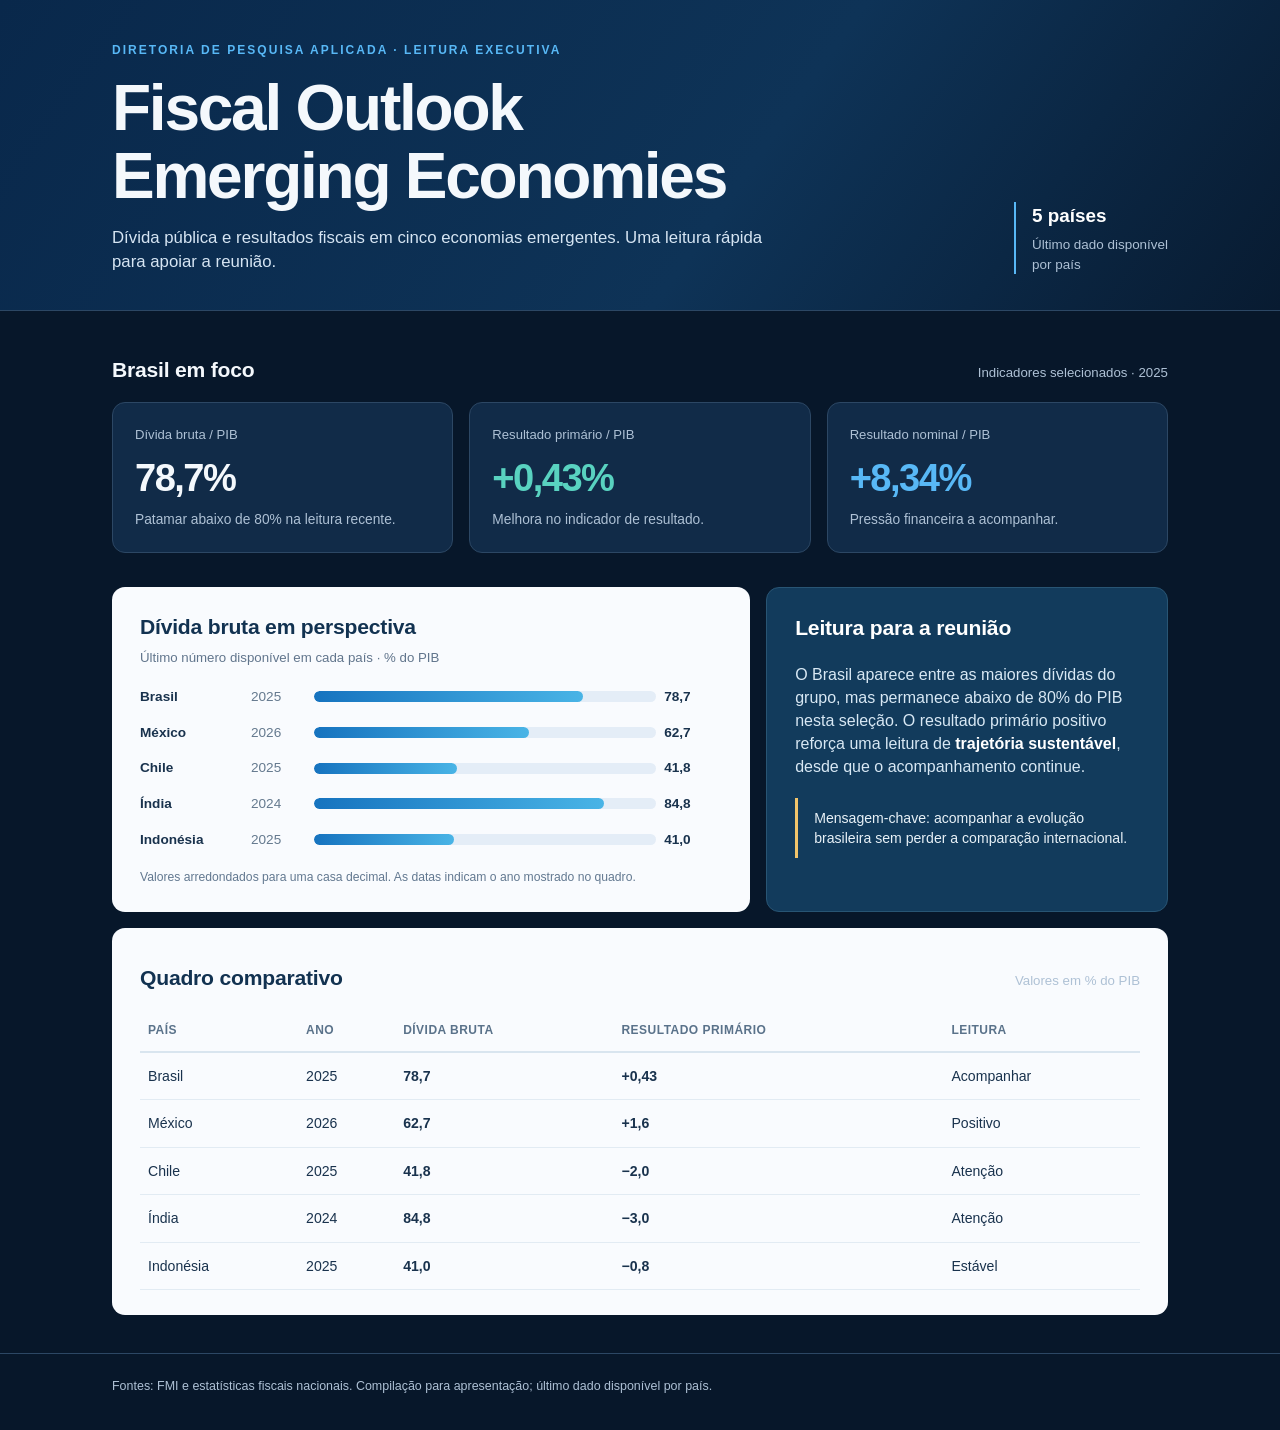
<file: 01-demanda-simulada/entrega-slop/index.html>
<!DOCTYPE html>
<html lang="pt-BR">
<head>
  <meta charset="UTF-8">
  <meta name="viewport" content="width=device-width, initial-scale=1">
  <title>Fiscal Outlook | Emerging Economies</title>
  <style>
    :root { --navy:#0b2038; --deep:#07172a; --panel:#112b48; --line:#2c4764; --ink:#f4f8fc; --muted:#aec1d5; --blue:#58b8f6; --teal:#59d2c0; --gold:#f1c46b; }
    * { box-sizing:border-box; }
    body { margin:0; background:var(--deep); color:var(--ink); font-family:Arial,Helvetica,sans-serif; line-height:1.45; }
    header { background:linear-gradient(125deg,#09284b 0%,#0e3357 58%,#081b31 100%); border-bottom:1px solid var(--line); }
    .wrap { max-width:1120px; margin:auto; padding:0 32px; }
    .hero { min-height:270px; display:flex; align-items:flex-end; justify-content:space-between; gap:36px; padding-top:42px; padding-bottom:36px; }
    .eyebrow { color:var(--blue); text-transform:uppercase; letter-spacing:.17em; font-size:.75rem; font-weight:700; }
    h1 { max-width:730px; font-size:clamp(2.4rem,5vw,4.25rem); line-height:1.05; letter-spacing:-.035em; margin:16px 0; }
    .hero p { color:#d6e5f3; font-size:1.05rem; max-width:670px; margin:0; }
    .stamp { min-width:150px; border-left:2px solid var(--blue); padding-left:16px; color:var(--muted); font-size:.84rem; }
    .stamp strong { display:block; color:#fff; font-size:1.18rem; margin-bottom:6px; }
    main { padding-top:34px !important; padding-bottom:38px !important; }
    .section-head { display:flex; align-items:baseline; justify-content:space-between; gap:20px; margin:10px 0 16px; }
    h2 { font-size:1.32rem; margin:0; letter-spacing:-.01em; }
    .section-head span,.hint { color:var(--muted); font-size:.83rem; }
    .cards { display:grid; grid-template-columns:repeat(3,1fr); gap:16px; margin-bottom:34px; }
    .card { background:var(--panel); border:1px solid var(--line); border-radius:13px; padding:22px; }
    .card small { display:block; color:var(--muted); font-size:.82rem; margin-bottom:14px; }
    .card b { display:block; font-size:2.38rem; line-height:1.1; letter-spacing:-.04em; }
    .card p { margin:10px 0 0; color:var(--muted); font-size:.86rem; }
    .card .blue { color:var(--blue); } .card .teal { color:var(--teal); }
    .grid { display:grid; grid-template-columns:1.35fr .85fr; gap:16px; }
    .box { background:#f9fbfe; color:#19324d; border-radius:13px; padding:25px 28px; }
    .box h2 { color:#123251; }
    .sub { font-size:.83rem; color:#61758c; margin:5px 0 20px; }
    .barrow { display:grid; grid-template-columns:103px 55px 1fr 58px; gap:8px; align-items:center; margin:16px 0; font-size:.85rem; }
    .barrow .year { color:#64798e; }
    .bar { height:11px; background:#e4edf7; border-radius:20px; overflow:hidden; }
    .bar i { height:100%; display:block; background:linear-gradient(90deg,#1673bf,#49b4e6); border-radius:20px; }
    .box-note { color:#627890; font-size:.76rem; margin:20px 0 0; }
    .insight { background:#123b5c; color:#fff; border:1px solid #285574; }
    .insight h2 { color:#fff; }
    .insight p { color:#d8e8f4; font-size:1rem; margin:19px 0; }
    .insight strong { color:#fff; }
    .callout { border-left:3px solid var(--gold); padding:10px 0 10px 16px; color:#e8f1f7; font-size:.88rem; }
    .tablebox { margin-top:16px; }
    table { border-collapse:collapse; width:100%; font-size:.88rem; }
    th { text-align:left; color:#5a728a; font-size:.75rem; text-transform:uppercase; letter-spacing:.04em; border-bottom:2px solid #d9e5ef; padding:12px 8px; }
    td { border-bottom:1px solid #e2ebf3; padding:13px 8px; }
    td.num { font-variant-numeric:tabular-nums; font-weight:700; }
    td small { color:#61758c; }
    footer { border-top:1px solid var(--line); color:var(--muted); padding:23px 0 35px; font-size:.78rem; }
    @media(max-width:760px) { .hero{display:block;} .stamp{margin-top:25px;} .cards,.grid{grid-template-columns:1fr;} .wrap{padding-left:20px;padding-right:20px;} .box{overflow-x:auto;} table{min-width:570px;} }
  </style>
</head>
<body>
  <header><div class="wrap hero">
    <div><div class="eyebrow">Diretoria de Pesquisa Aplicada · leitura executiva</div>
      <h1>Fiscal Outlook<br>Emerging Economies</h1>
      <p>Dívida pública e resultados fiscais em cinco economias emergentes. Uma leitura rápida para apoiar a reunião.</p>
    </div>
    <div class="stamp"><strong>5 países</strong>Último dado disponível<br>por país</div>
  </div></header>
  <main class="wrap">
    <div class="section-head"><h2>Brasil em foco</h2><span>Indicadores selecionados · 2025</span></div>
    <section class="cards">
      <article class="card"><small>Dívida bruta / PIB</small><b>78,7%</b><p>Patamar abaixo de 80% na leitura recente.</p></article>
      <article class="card"><small>Resultado primário / PIB</small><b class="teal">+0,43%</b><p>Melhora no indicador de resultado.</p></article>
      <article class="card"><small>Resultado nominal / PIB</small><b class="blue">+8,34%</b><p>Pressão financeira a acompanhar.</p></article>
    </section>
    <section class="grid">
      <div class="box">
        <h2>Dívida bruta em perspectiva</h2>
        <p class="sub">Último número disponível em cada país · % do PIB</p>
        <div class="barrow"><strong>Brasil</strong><span class="year">2025</span><span class="bar"><i style="width:78.7%"></i></span><b>78,7</b></div>
        <div class="barrow"><strong>México</strong><span class="year">2026</span><span class="bar"><i style="width:62.7%"></i></span><b>62,7</b></div>
        <div class="barrow"><strong>Chile</strong><span class="year">2025</span><span class="bar"><i style="width:41.8%"></i></span><b>41,8</b></div>
        <div class="barrow"><strong>Índia</strong><span class="year">2024</span><span class="bar"><i style="width:84.8%"></i></span><b>84,8</b></div>
        <div class="barrow"><strong>Indonésia</strong><span class="year">2025</span><span class="bar"><i style="width:41.0%"></i></span><b>41,0</b></div>
        <p class="box-note">Valores arredondados para uma casa decimal. As datas indicam o ano mostrado no quadro.</p>
      </div>
      <aside class="box insight">
        <h2>Leitura para a reunião</h2>
        <p>O Brasil aparece entre as maiores dívidas do grupo, mas permanece abaixo de 80% do PIB nesta seleção. O resultado primário positivo reforça uma leitura de <strong>trajetória sustentável</strong>, desde que o acompanhamento continue.</p>
        <div class="callout">Mensagem-chave: acompanhar a evolução brasileira sem perder a comparação internacional.</div>
      </aside>
    </section>
    <section class="box tablebox">
      <div class="section-head"><h2>Quadro comparativo</h2><span>Valores em % do PIB</span></div>
      <table>
        <thead><tr><th>País</th><th>Ano</th><th>Dívida bruta</th><th>Resultado primário</th><th>Leitura</th></tr></thead>
        <tbody>
          <tr><td>Brasil</td><td>2025</td><td class="num">78,7</td><td class="num">+0,43</td><td>Acompanhar</td></tr>
          <tr><td>México</td><td>2026</td><td class="num">62,7</td><td class="num">+1,6</td><td>Positivo</td></tr>
          <tr><td>Chile</td><td>2025</td><td class="num">41,8</td><td class="num">−2,0</td><td>Atenção</td></tr>
          <tr><td>Índia</td><td>2024</td><td class="num">84,8</td><td class="num">−3,0</td><td>Atenção</td></tr>
          <tr><td>Indonésia</td><td>2025</td><td class="num">41,0</td><td class="num">−0,8</td><td>Estável</td></tr>
        </tbody>
      </table>
    </section>
  </main>
  <footer><div class="wrap">Fontes: FMI e estatísticas fiscais nacionais. Compilação para apresentação; último dado disponível por país.</div></footer>
</body>
</html>
</file>
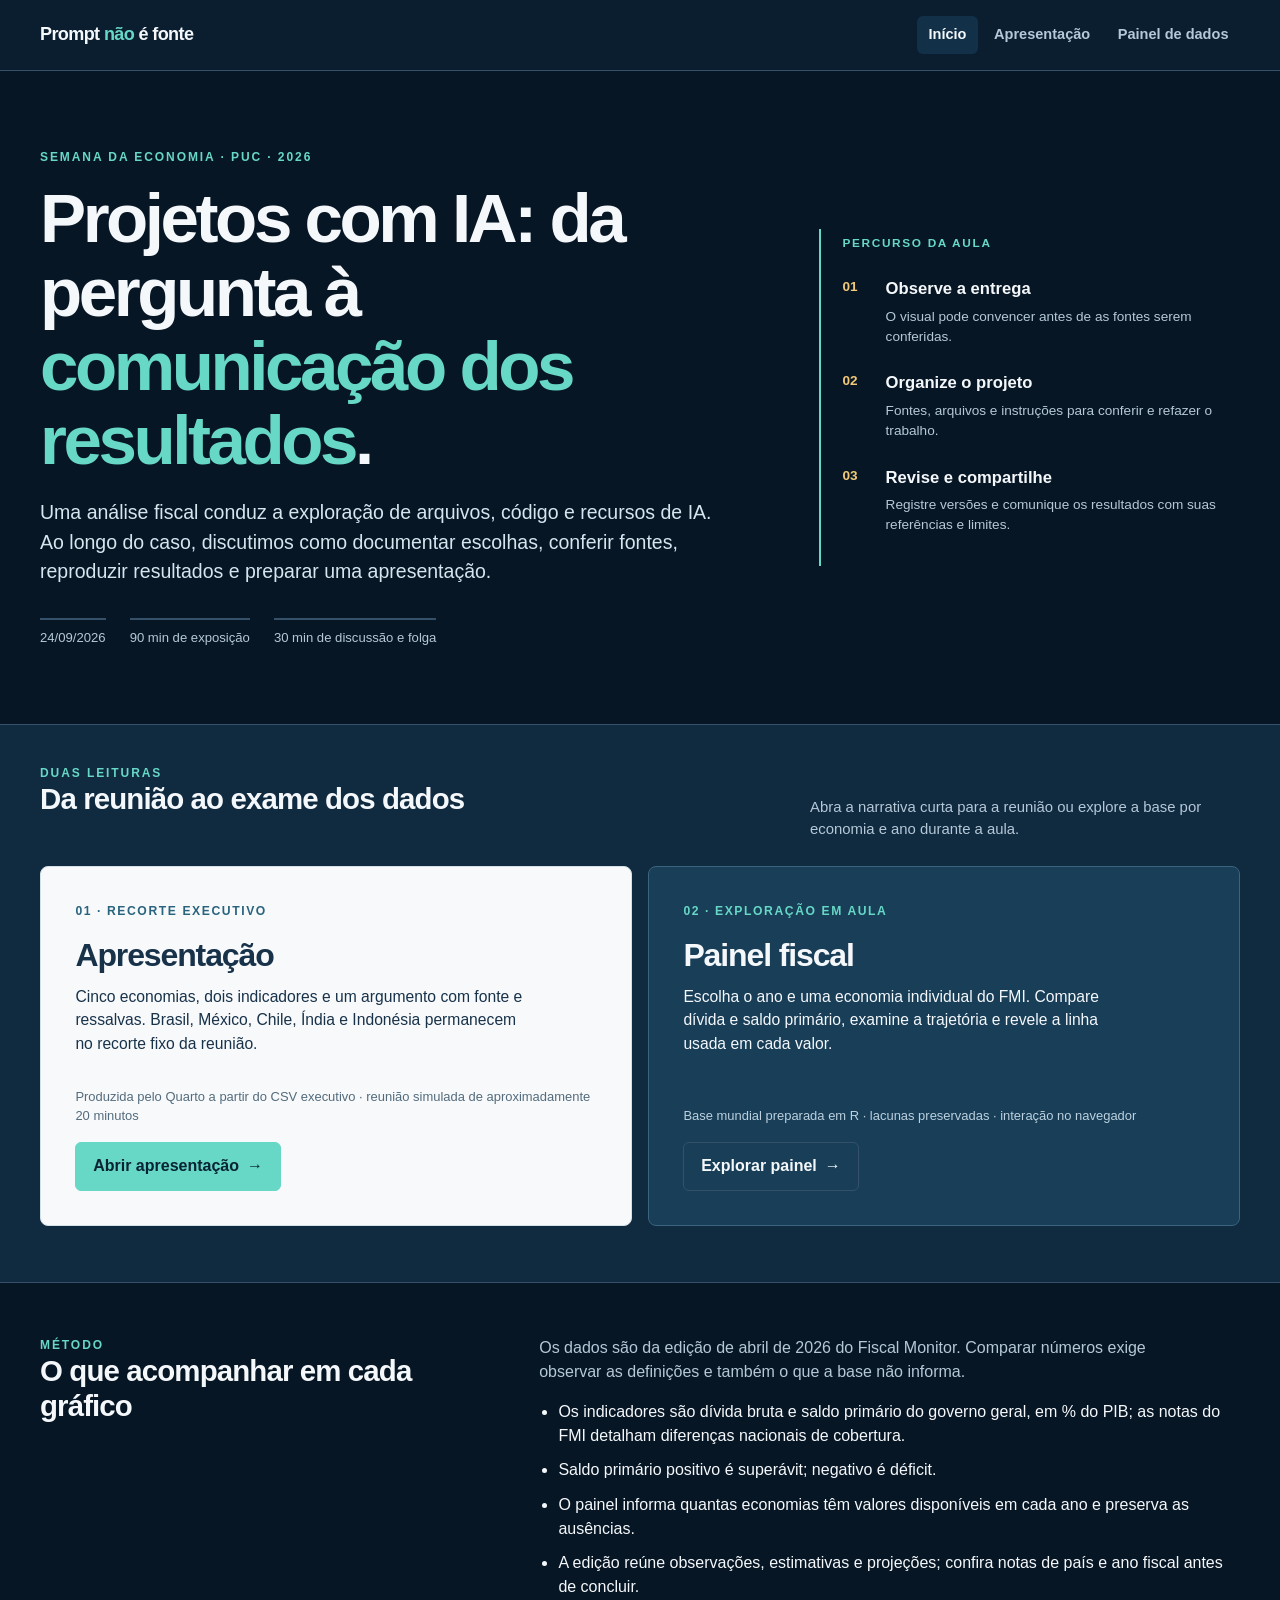
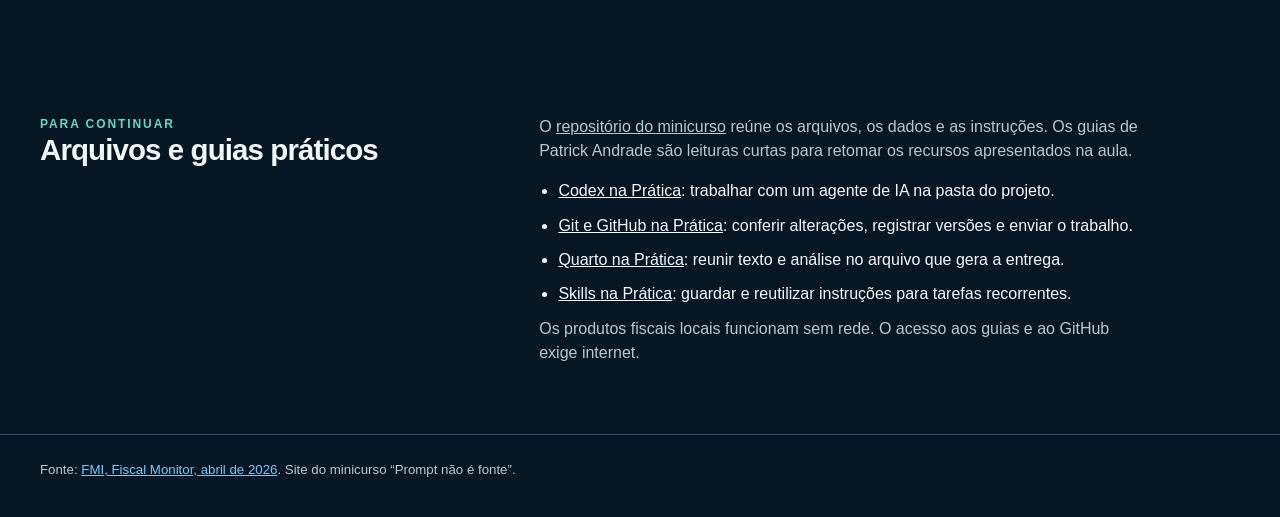
<file: outputs/revealjs-netlify/index.html>
<!doctype html>
<html lang="pt-BR">
<head>
  <meta charset="utf-8">
  <meta name="viewport" content="width=device-width, initial-scale=1">
  <meta name="theme-color" content="#071624">
  <title>Prompt não é fonte · Minicurso de economia aplicada</title>
  <style>
:root {
  color-scheme: dark;
  --bg: #071624;
  --surface: #0e263b;
  --surface-2: #123149;
  --line: #35516a;
  --ink: #f5f8fb;
  --muted: #b5c8d7;
  --blue: #7dc7f5;
  --teal: #67d7c6;
  --gold: #f1c978;
  --white-panel: #f7f9fb;
  --dark-ink: #18324a;
}
* { box-sizing: border-box; }
html { scroll-behavior: smooth; }
body { margin: 0; background: var(--bg); color: var(--ink); font: 16px/1.5 Arial, Helvetica, sans-serif; }
a { color: inherit; }
a:focus-visible, button:focus-visible, select:focus-visible, input:focus-visible, summary:focus-visible, circle:focus-visible {
  outline: 3px solid var(--gold); outline-offset: 3px;
}
.skip-link { position: absolute; left: 1rem; top: -5rem; z-index: 20; padding: .65rem 1rem; color: var(--bg); background: var(--gold); font-weight: 700; }
.skip-link:focus { top: .75rem; }
.shell { width: min(1200px, calc(100% - 48px)); margin-inline: auto; }
.site-header { border-bottom: 1px solid var(--line); background: #0a1e30; }
.nav { display: flex; align-items: center; justify-content: space-between; gap: 1rem; padding-block: 1rem; }
.brand { font-weight: 800; letter-spacing: -.035em; font-size: 1.13rem; text-decoration: none; }
.brand span { color: var(--teal); }
.nav-links { display: flex; flex-wrap: wrap; align-items: center; gap: .28rem; }
.nav-links a { color: var(--muted); text-decoration: none; font-size: .91rem; font-weight: 700; padding: .5rem .72rem; border-radius: 6px; }
.nav-links a:hover, .nav-links a[aria-current="page"] { color: var(--ink); background: var(--surface-2); }
.eyebrow { color: var(--teal); text-transform: uppercase; letter-spacing: .16em; font-size: .75rem; font-weight: 800; }
h1, h2, h3, p { margin-top: 0; }
h1 { font-size: clamp(2.35rem, 5.4vw, 4.7rem); line-height: 1.07; letter-spacing: -.05em; }
h2 { font-size: clamp(1.5rem, 2.3vw, 2rem); line-height: 1.18; letter-spacing: -.03em; }
h3 { font-size: 1.12rem; line-height: 1.25; }
.muted { color: var(--muted); }
.site-footer { border-top: 1px solid var(--line); padding-block: 1.6rem 2.3rem; color: var(--muted); font-size: .83rem; }
.site-footer a { color: var(--blue); }
.button { display: inline-flex; justify-content: center; align-items: center; gap: .5rem; min-height: 44px; padding: .72rem 1.05rem; border: 1px solid var(--teal); border-radius: 6px; background: var(--teal); color: #082334; text-decoration: none; font-weight: 800; cursor: pointer; }
.button:hover { background: #9ee8dc; }
.button.secondary { color: var(--ink); border-color: var(--line); background: transparent; }
.button.secondary:hover { background: var(--surface-2); }
.text-link { color: var(--blue); text-underline-offset: .18em; }
@media (max-width: 640px) {
  .shell { width: min(100% - 32px, 1200px); }
  .nav { align-items: flex-start; flex-direction: column; }
  .nav-links { width: 100%; }
  .nav-links a { padding-left: .5rem; padding-right: .5rem; }
}

    .hero { padding-block: clamp(3rem, 6vw, 5.7rem); display: grid; grid-template-columns: 1.25fr .75fr; gap: clamp(2rem, 6vw, 6rem); align-items: center; }
    .hero h1 { max-width: 790px; margin: 1rem 0 1.3rem; }
    .hero h1 em { font-style: normal; color: var(--teal); }
    .hero-lead { color: #d6e6ef; font-size: clamp(1rem, 1.6vw, 1.22rem); max-width: 680px; }
    .hero-meta { display: flex; flex-wrap: wrap; gap: .75rem 1.5rem; color: var(--muted); font-size: .82rem; margin-top: 2rem; }
    .hero-meta span { border-top: 2px solid var(--line); padding-top: .48rem; }
    .path { border-left: 2px solid var(--teal); padding: .4rem 0 .4rem 1.35rem; }
    .path-title { font-size: .74rem; color: var(--teal); text-transform: uppercase; letter-spacing: .14em; font-weight: 800; margin-bottom: 1.5rem; }
    .path-step { display: grid; grid-template-columns: 2.2rem 1fr; gap: .5rem; margin: 1.5rem 0; }
    .path-step b { color: var(--gold); font-size: .85rem; }
    .path-step strong { display: block; font-size: 1.04rem; }
    .path-step p { color: var(--muted); font-size: .85rem; margin: .28rem 0 0; }
    .route-section { background: #102a40; border-block: 1px solid var(--line); padding-block: 2.4rem 3.5rem; }
    .section-top { display: flex; justify-content: space-between; gap: 1rem; align-items: end; margin-bottom: 1.6rem; }
    .section-top p { max-width: 430px; color: var(--muted); margin: 0; font-size: .93rem; }
    .routes { display: grid; grid-template-columns: 1fr 1fr; gap: 1rem; }
    .route { background: var(--white-panel); color: var(--dark-ink); border: 1px solid #d3e0e8; border-radius: 8px; padding: clamp(1.25rem, 3vw, 2.15rem); display: flex; flex-direction: column; min-height: 318px; }
    .route:nth-child(2) { background: #183e58; color: var(--ink); border-color: #3b647e; }
    .route .number { font-size: .76rem; letter-spacing: .13em; text-transform: uppercase; font-weight: 800; color: #29637e; }
    .route:nth-child(2) .number { color: var(--teal); }
    .route h3 { font-size: clamp(1.45rem, 2.6vw, 2rem); letter-spacing: -.035em; margin: .95rem 0 .6rem; }
    .route p { max-width: 450px; font-size: .98rem; }
    .route small { display: block; color: #536b7c; font-size: .81rem; margin-top: auto; padding-top: 1rem; }
    .route:nth-child(2) small { color: #bcd1df; }
    .route .button { align-self: start; margin-top: 1rem; }
    .closing { display: grid; grid-template-columns: minmax(0, .8fr) minmax(0, 1.2fr); gap: 2rem; padding-block: 3.3rem; align-items: start; }
    .closing p { color: var(--muted); max-width: 610px; }
    .closing ul { margin: 0; padding-left: 1.2rem; }
    .closing li { margin-bottom: .65rem; }
    @media (max-width: 850px) { .hero, .closing { grid-template-columns: 1fr; } .path { max-width: 550px; } }
    @media (max-width: 650px) { .routes { grid-template-columns: 1fr; } .route { min-height: auto; } .section-top { display: block; } }
  </style>
</head>
<body>
  <a class="skip-link" href="#conteudo">Pular para o conteúdo</a>
  <header class="site-header"><div class="shell nav">
    <a class="brand" href="./index.html">Prompt <span>não</span> é fonte</a>
    <nav class="nav-links" aria-label="Navegação principal">
      <a href="./index.html" aria-current="page">Início</a>
      <a href="./apresentacao/index.html">Apresentação</a>
      <a href="./painel/index.html">Painel de dados</a>
    </nav>
  </div></header>
  <main id="conteudo">
    <section class="shell hero" aria-labelledby="titulo">
      <div>
        <div class="eyebrow">Semana da Economia · PUC · 2026</div>
        <h1 id="titulo">Projetos com IA: da pergunta à <em>comunicação dos resultados</em>.</h1>
        <p class="hero-lead">Uma análise fiscal conduz a exploração de arquivos, código e recursos de IA. Ao longo do caso, discutimos como documentar escolhas, conferir fontes, reproduzir resultados e preparar uma apresentação.</p>
        <div class="hero-meta"><span>24/09/2026</span><span>90 min de exposição</span><span>30 min de discussão e folga</span></div>
      </div>
      <aside class="path" aria-label="Percurso da aula">
        <div class="path-title">Percurso da aula</div>
        <div class="path-step"><b>01</b><div><strong>Observe a entrega</strong><p>O visual pode convencer antes de as fontes serem conferidas.</p></div></div>
        <div class="path-step"><b>02</b><div><strong>Organize o projeto</strong><p>Fontes, arquivos e instruções para conferir e refazer o trabalho.</p></div></div>
        <div class="path-step"><b>03</b><div><strong>Revise e compartilhe</strong><p>Registre versões e comunique os resultados com suas referências e limites.</p></div></div>
      </aside>
    </section>
    <section class="route-section" aria-labelledby="rotas">
      <div class="shell">
        <div class="section-top"><div><div class="eyebrow">Duas leituras</div><h2 id="rotas">Da reunião ao exame dos dados</h2></div><p>Abra a narrativa curta para a reunião ou explore a base por economia e ano durante a aula.</p></div>
        <div class="routes">
          <article class="route">
            <div class="number">01 · Recorte executivo</div>
            <h3>Apresentação</h3>
            <p>Cinco economias, dois indicadores e um argumento com fonte e ressalvas. Brasil, México, Chile, Índia e Indonésia permanecem no recorte fixo da reunião.</p>
            <small>Produzida pelo Quarto a partir do CSV executivo · reunião simulada de aproximadamente 20 minutos</small>
            <a class="button" href="./apresentacao/index.html">Abrir apresentação <span aria-hidden="true">→</span></a>
          </article>
          <article class="route">
            <div class="number">02 · Exploração em aula</div>
            <h3>Painel fiscal</h3>
            <p>Escolha o ano e uma economia individual do FMI. Compare dívida e saldo primário, examine a trajetória e revele a linha usada em cada valor.</p>
            <small>Base mundial preparada em R · lacunas preservadas · interação no navegador</small>
            <a class="button secondary" href="./painel/index.html">Explorar painel <span aria-hidden="true">→</span></a>
          </article>
        </div>
      </div>
    </section>
    <section class="shell closing" aria-labelledby="metodo">
      <div><div class="eyebrow">Método</div><h2 id="metodo">O que acompanhar em cada gráfico</h2></div>
      <div><p>Os dados são da edição de abril de 2026 do Fiscal Monitor. Comparar números exige observar as definições e também o que a base não informa.</p>
        <ul><li>Os indicadores são dívida bruta e saldo primário do governo geral, em % do PIB; as notas do FMI detalham diferenças nacionais de cobertura.</li><li>Saldo primário positivo é superávit; negativo é déficit.</li><li>O painel informa quantas economias têm valores disponíveis em cada ano e preserva as ausências.</li><li>A edição reúne observações, estimativas e projeções; confira notas de país e ano fiscal antes de concluir.</li></ul>
      </div>
    </section>
    <section class="shell closing" aria-labelledby="materiais">
      <div><div class="eyebrow">Para continuar</div><h2 id="materiais">Arquivos e guias práticos</h2></div>
      <div><p>O <a href="https://github.com/patrick-andrade/prompt-nao-e-fonte">repositório do minicurso</a> reúne os arquivos, os dados e as instruções. Os guias de Patrick Andrade são leituras curtas para retomar os recursos apresentados na aula.</p>
        <ul>
          <li><a href="https://patrick-andrade.github.io/guias/codex-na-pratica.html">Codex na Prática</a>: trabalhar com um agente de IA na pasta do projeto.</li>
          <li><a href="https://patrick-andrade.github.io/guias/git-na-pratica.html">Git e GitHub na Prática</a>: conferir alterações, registrar versões e enviar o trabalho.</li>
          <li><a href="https://patrick-andrade.github.io/guias/quarto-na-pratica.html">Quarto na Prática</a>: reunir texto e análise no arquivo que gera a entrega.</li>
          <li><a href="https://patrick-andrade.github.io/guias/skills-na-pratica.html">Skills na Prática</a>: guardar e reutilizar instruções para tarefas recorrentes.</li>
        </ul>
        <p>Os produtos fiscais locais funcionam sem rede. O acesso aos guias e ao GitHub exige internet.</p>
      </div>
    </section>
  </main>
  <footer class="site-footer"><div class="shell">Fonte: <a href="https://www.imf.org/en/publications/fm/issues/2026/04/15/fiscal-monitor-april-2026">FMI, Fiscal Monitor, abril de 2026</a>. Site do minicurso “Prompt não é fonte”.</div></footer>
</body>
</html>
</file>
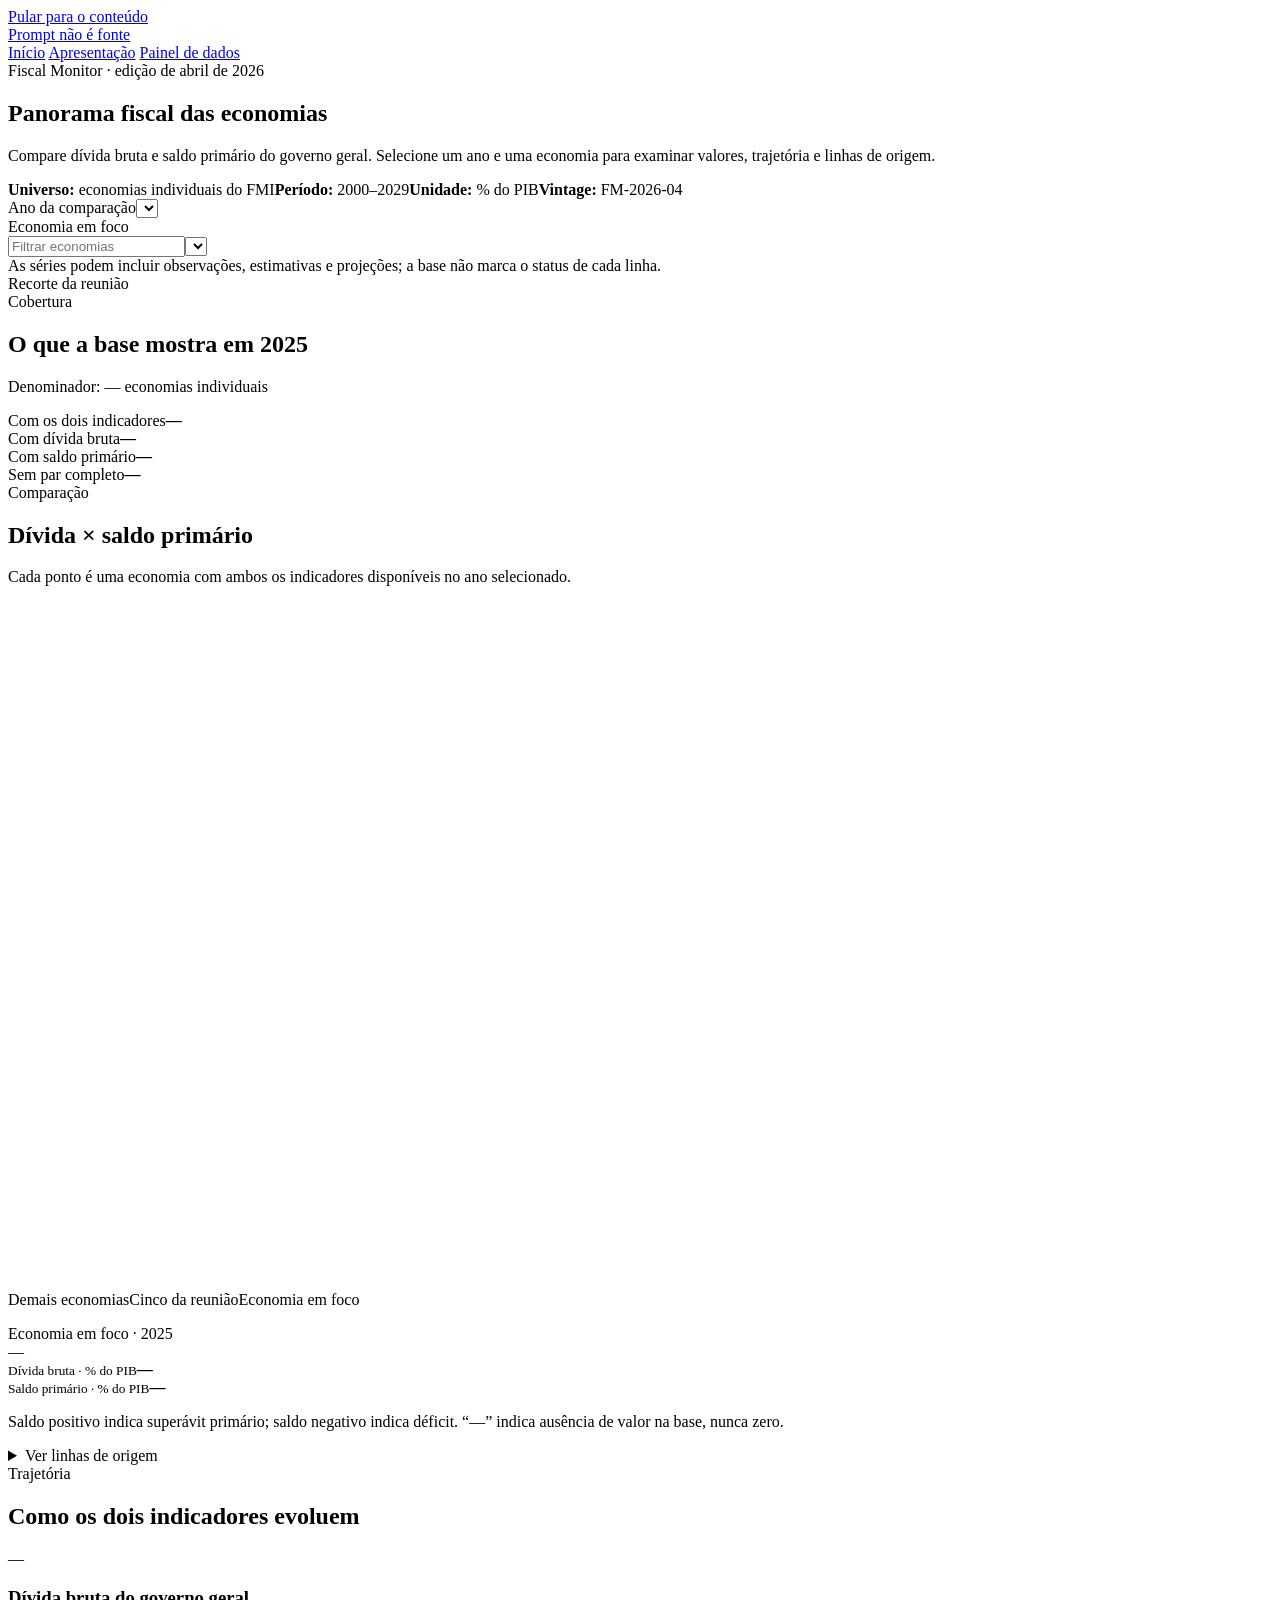
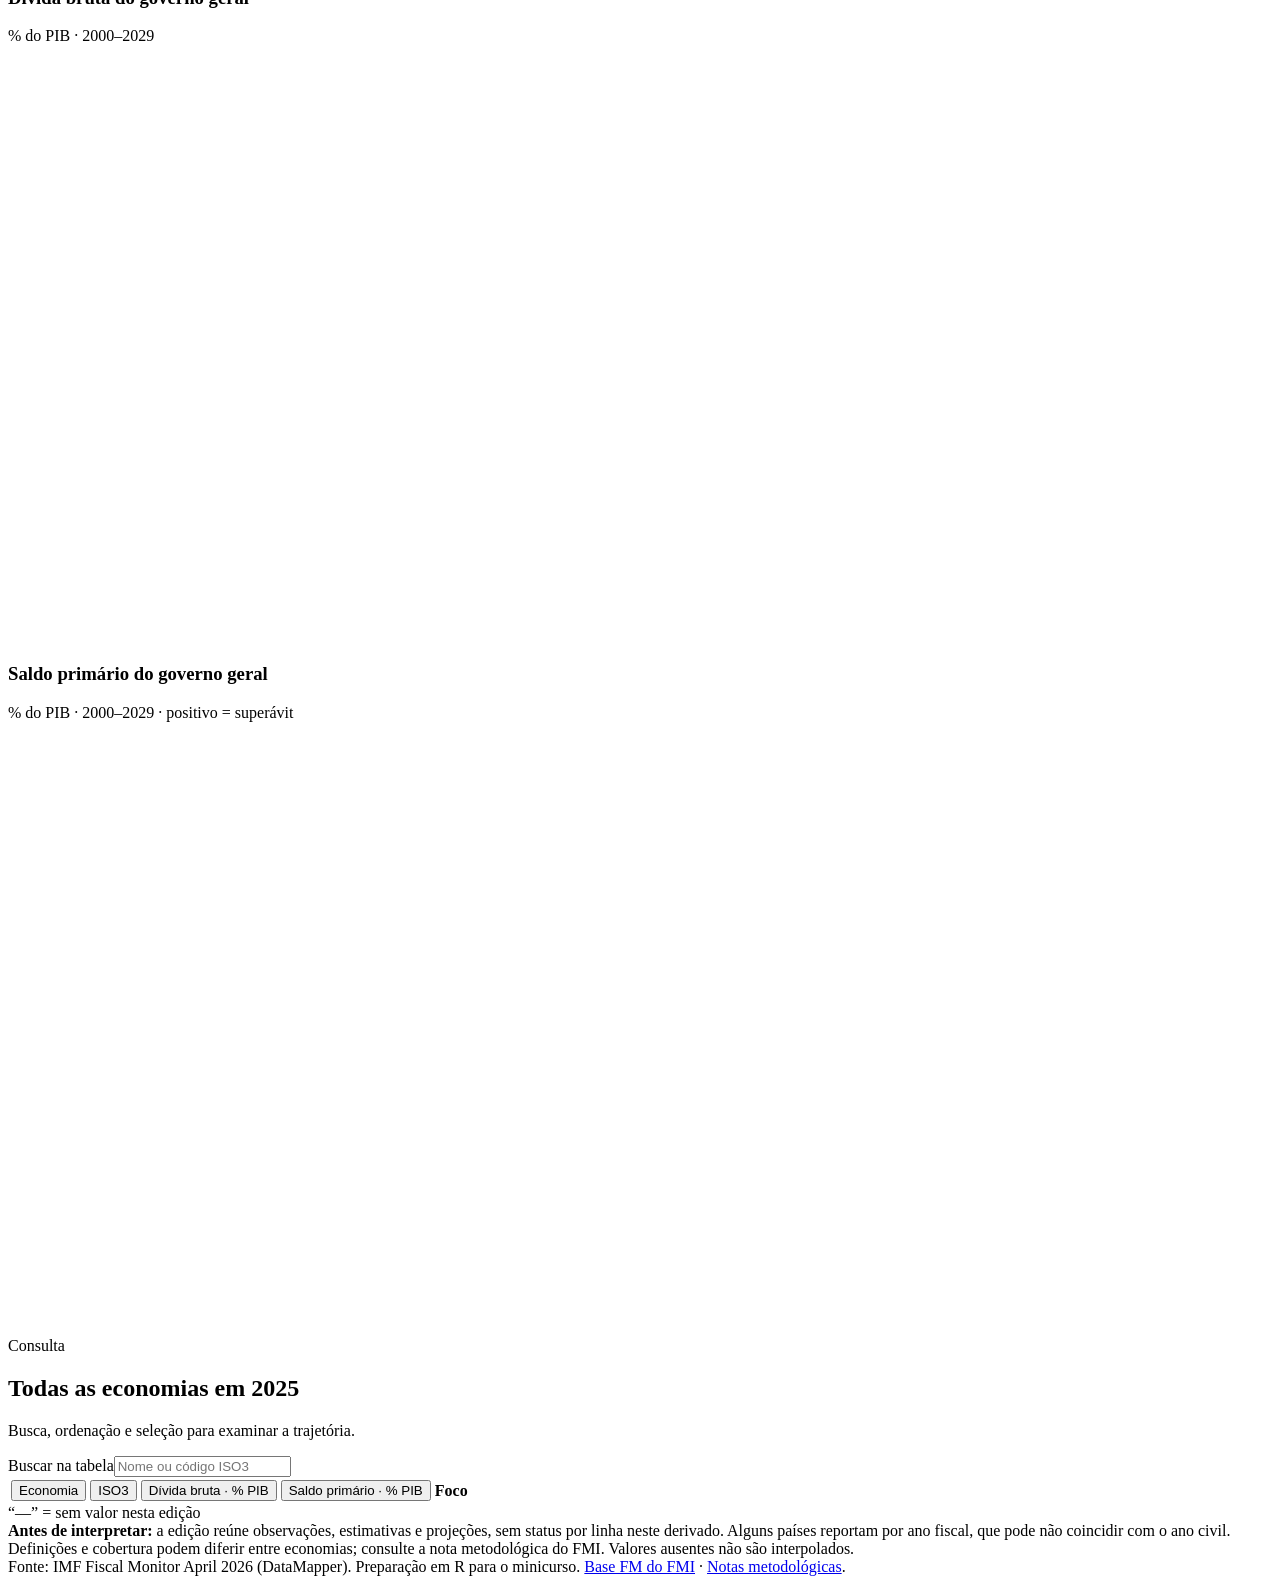
<file: site/painel.html>
<!doctype html>
<html lang="pt-BR">
<head>
  <meta charset="utf-8">
  <meta name="viewport" content="width=device-width, initial-scale=1">
  <meta name="theme-color" content="#071624">
  <title>Painel fiscal · Prompt não é fonte</title>
  <style>
/* INLINE_BASE_CSS */
/* INLINE_PANEL_CSS */
  </style>
</head>
<body>
  <a class="skip-link" href="#conteudo">Pular para o conteúdo</a>
  <header class="site-header"><div class="shell nav">
    <a class="brand" href="../index.html">Prompt <span>não</span> é fonte</a>
    <nav class="nav-links" aria-label="Navegação principal">
      <a href="../index.html">Início</a>
      <a href="../apresentacao/index.html">Apresentação</a>
      <a href="./index.html" aria-current="page">Painel de dados</a>
    </nav>
  </div></header>
  <main id="conteudo">
    <section class="page-head"><div class="shell">
      <div class="eyebrow">Fiscal Monitor · edição de abril de 2026</div>
      <h1>Panorama fiscal das economias</h1>
      <p>Compare dívida bruta e saldo primário do governo geral. Selecione um ano e uma economia para examinar valores, trajetória e linhas de origem.</p>
      <div class="meta-strip"><span><b>Universo:</b> economias individuais do FMI</span><span><b>Período:</b> 2000–2029</span><span><b>Unidade:</b> % do PIB</span><span><b>Vintage:</b> <span id="meta-vintage">FM-2026-04</span></span></div>
    </div></section>
    <div class="control-wrap"><div class="shell">
      <div class="controls">
        <div class="control"><label for="year-select">Ano da comparação</label><select id="year-select"></select></div>
        <div class="control"><label for="country-search">Economia em foco</label><div class="country-controls"><input id="country-search" type="search" placeholder="Filtrar economias" autocomplete="off" aria-label="Filtrar lista de economias"><select id="country-select" aria-label="Selecionar economia"></select></div></div>
        <div class="control-hint">As séries podem incluir observações, estimativas e projeções; a base não marca o status de cada linha.</div>
      </div>
      <div class="quick-picks"><span>Recorte da reunião</span><div id="featured-picks" aria-label="Selecionar uma das cinco economias da reunião"></div></div>
    </div></div>
    <div class="shell dashboard">
      <section aria-labelledby="cobertura-title">
        <div class="section-title"><div><div class="section-kicker">Cobertura</div><h2 id="cobertura-title">O que a base mostra em <span id="coverage-year">2025</span></h2></div><p>Denominador: <span id="total-economies">—</span> economias individuais</p></div>
        <div class="coverage" aria-live="polite">
          <div class="metric"><span class="label">Com os dois indicadores</span><strong class="value" id="count-both">—</strong></div>
          <div class="metric"><span class="label">Com dívida bruta</span><strong class="value" id="count-debt">—</strong></div>
          <div class="metric"><span class="label">Com saldo primário</span><strong class="value" id="count-primary">—</strong></div>
          <div class="metric"><span class="label">Sem par completo</span><strong class="value" id="count-incomplete">—</strong></div>
        </div>
      </section>
      <section class="split" aria-label="Comparação e economia em foco">
        <div class="panel">
          <div class="section-kicker">Comparação</div><h2>Dívida × saldo primário</h2>
          <p class="sub">Cada ponto é uma economia com ambos os indicadores disponíveis no ano selecionado.</p>
          <svg id="scatter" class="chart" viewBox="0 0 960 520" role="group" aria-label="Dispersão de dívida bruta e saldo primário"></svg>
          <div class="legend" aria-label="Legenda"><span><i class="all"></i>Demais economias</span><span><i class="featured"></i>Cinco da reunião</span><span><i class="selected"></i>Economia em foco</span></div>
          <p class="chart-note" id="scatter-note"></p>
        </div>
        <aside class="panel light" aria-labelledby="focus-title">
          <div class="section-kicker">Economia em foco · <span id="focus-year">2025</span></div>
          <div class="focus-name" id="focus-title">—</div><div class="focus-iso" id="focus-iso"></div>
          <div class="focus-grid"><div class="focus-stat"><small>Dívida bruta · % do PIB</small><strong id="focus-debt">—</strong></div><div class="focus-stat"><small>Saldo primário · % do PIB</small><strong id="focus-primary">—</strong></div></div>
          <p class="focus-description">Saldo positivo indica superávit primário; saldo negativo indica déficit. “—” indica ausência de valor na base, nunca zero.</p>
          <details class="source-details"><summary>Ver linhas de origem</summary>
            <p id="source-identification"></p>
            <div class="source-row"><code>GGXWDG_NGDP</code><strong id="source-debt">—</strong></div>
            <div class="source-row"><code>GGXONLB_NGDP</code><strong id="source-primary">—</strong></div>
            <p>Valores nesta caixa mantêm a precisão disponibilizada no derivado de dados; os gráficos arredondam a uma casa.</p>
          </details>
        </aside>
      </section>
      <section aria-labelledby="trend-title">
        <div class="section-title"><div><div class="section-kicker">Trajetória</div><h2 id="trend-title">Como os dois indicadores evoluem</h2></div><p id="trend-subtitle">—</p></div>
        <div class="trend-grid">
          <div class="panel"><h3>Dívida bruta do governo geral</h3><p class="sub">% do PIB · 2000–2029</p><svg id="debt-trend" class="chart" viewBox="0 0 720 330" role="img" aria-label="Trajetória da dívida bruta"></svg><p class="chart-note" id="debt-note"></p></div>
          <div class="panel"><h3>Saldo primário do governo geral</h3><p class="sub">% do PIB · 2000–2029 · positivo = superávit</p><svg id="primary-trend" class="chart" viewBox="0 0 720 330" role="img" aria-label="Trajetória do saldo primário"></svg><p class="chart-note" id="primary-note"></p></div>
        </div>
      </section>
      <section aria-labelledby="table-title">
        <div class="table-header"><div><div class="section-kicker">Consulta</div><h2 id="table-title">Todas as economias em <span id="table-year">2025</span></h2><p>Busca, ordenação e seleção para examinar a trajetória.</p></div><div class="table-search"><label for="table-search">Buscar na tabela</label><input id="table-search" type="search" placeholder="Nome ou código ISO3" autocomplete="off"></div></div>
        <div class="table-wrap"><table><thead><tr><th scope="col"><button type="button" data-sort="country" aria-label="Ordenar por economia">Economia</button></th><th scope="col"><button type="button" data-sort="iso3" aria-label="Ordenar por ISO3">ISO3</button></th><th scope="col" style="text-align:right"><button type="button" data-sort="debt" aria-label="Ordenar por dívida bruta">Dívida bruta · % PIB</button></th><th scope="col" style="text-align:right"><button type="button" data-sort="primary" aria-label="Ordenar por saldo primário">Saldo primário · % PIB</button></th><th scope="col">Foco</th></tr></thead><tbody id="table-body"></tbody></table></div>
        <div class="table-foot"><span id="table-count"></span><span>“—” = sem valor nesta edição</span></div>
      </section>
      <aside class="method-note" aria-label="Notas de leitura"><strong>Antes de interpretar:</strong> a edição reúne observações, estimativas e projeções, sem status por linha neste derivado. Alguns países reportam por ano fiscal, que pode não coincidir com o ano civil. Definições e cobertura podem diferir entre economias; consulte a nota metodológica do FMI. Valores ausentes não são interpolados.</aside>
    </div>
  </main>
  <footer class="site-footer"><div class="shell">Fonte: <span id="footer-source">IMF Fiscal Monitor April 2026 (DataMapper)</span>. Preparação em R para o minicurso. <a href="https://www.imf.org/external/datamapper/datasets/FM">Base FM do FMI</a> · <a href="https://www.imf.org/-/media/files/publications/fiscal-monitor/2026/april/english/msa.pdf">Notas metodológicas</a>.</div></footer>
  <noscript><p class="shell">O painel requer JavaScript local para desenhar os gráficos. Nenhuma conexão é necessária após abrir esta página.</p></noscript>
  <script type="application/json" id="fm-data">/* INLINE_DATA_JSON */</script>
  <script>
/* INLINE_PANEL_JS */
  </script>
</body>
</html>
</file>
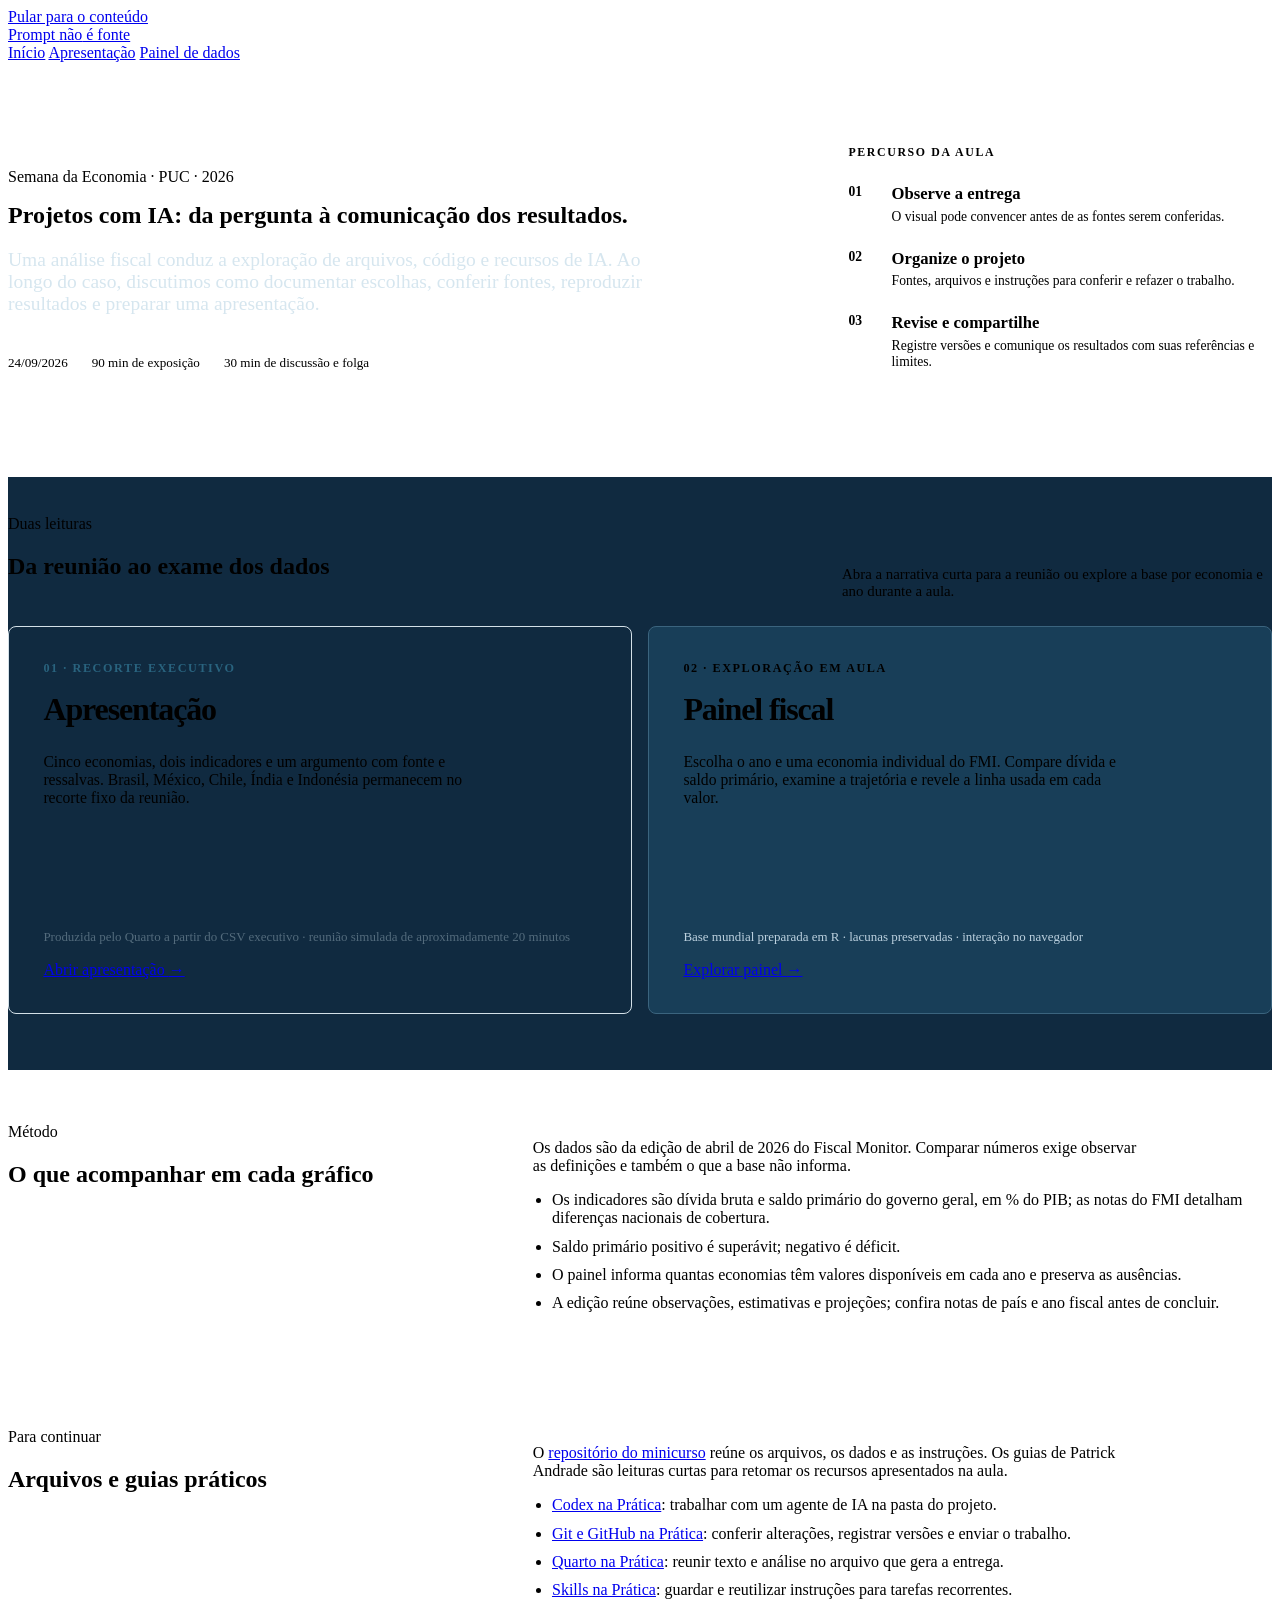
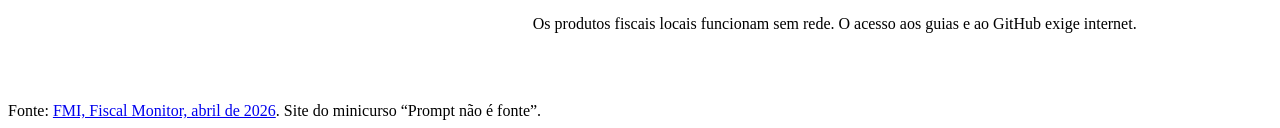
<file: site/portal.html>
<!doctype html>
<html lang="pt-BR">
<head>
  <meta charset="utf-8">
  <meta name="viewport" content="width=device-width, initial-scale=1">
  <meta name="theme-color" content="#071624">
  <title>Prompt não é fonte · Minicurso de economia aplicada</title>
  <style>
/* INLINE_BASE_CSS */
    .hero { padding-block: clamp(3rem, 6vw, 5.7rem); display: grid; grid-template-columns: 1.25fr .75fr; gap: clamp(2rem, 6vw, 6rem); align-items: center; }
    .hero h1 { max-width: 790px; margin: 1rem 0 1.3rem; }
    .hero h1 em { font-style: normal; color: var(--teal); }
    .hero-lead { color: #d6e6ef; font-size: clamp(1rem, 1.6vw, 1.22rem); max-width: 680px; }
    .hero-meta { display: flex; flex-wrap: wrap; gap: .75rem 1.5rem; color: var(--muted); font-size: .82rem; margin-top: 2rem; }
    .hero-meta span { border-top: 2px solid var(--line); padding-top: .48rem; }
    .path { border-left: 2px solid var(--teal); padding: .4rem 0 .4rem 1.35rem; }
    .path-title { font-size: .74rem; color: var(--teal); text-transform: uppercase; letter-spacing: .14em; font-weight: 800; margin-bottom: 1.5rem; }
    .path-step { display: grid; grid-template-columns: 2.2rem 1fr; gap: .5rem; margin: 1.5rem 0; }
    .path-step b { color: var(--gold); font-size: .85rem; }
    .path-step strong { display: block; font-size: 1.04rem; }
    .path-step p { color: var(--muted); font-size: .85rem; margin: .28rem 0 0; }
    .route-section { background: #102a40; border-block: 1px solid var(--line); padding-block: 2.4rem 3.5rem; }
    .section-top { display: flex; justify-content: space-between; gap: 1rem; align-items: end; margin-bottom: 1.6rem; }
    .section-top p { max-width: 430px; color: var(--muted); margin: 0; font-size: .93rem; }
    .routes { display: grid; grid-template-columns: 1fr 1fr; gap: 1rem; }
    .route { background: var(--white-panel); color: var(--dark-ink); border: 1px solid #d3e0e8; border-radius: 8px; padding: clamp(1.25rem, 3vw, 2.15rem); display: flex; flex-direction: column; min-height: 318px; }
    .route:nth-child(2) { background: #183e58; color: var(--ink); border-color: #3b647e; }
    .route .number { font-size: .76rem; letter-spacing: .13em; text-transform: uppercase; font-weight: 800; color: #29637e; }
    .route:nth-child(2) .number { color: var(--teal); }
    .route h3 { font-size: clamp(1.45rem, 2.6vw, 2rem); letter-spacing: -.035em; margin: .95rem 0 .6rem; }
    .route p { max-width: 450px; font-size: .98rem; }
    .route small { display: block; color: #536b7c; font-size: .81rem; margin-top: auto; padding-top: 1rem; }
    .route:nth-child(2) small { color: #bcd1df; }
    .route .button { align-self: start; margin-top: 1rem; }
    .closing { display: grid; grid-template-columns: minmax(0, .8fr) minmax(0, 1.2fr); gap: 2rem; padding-block: 3.3rem; align-items: start; }
    .closing p { color: var(--muted); max-width: 610px; }
    .closing ul { margin: 0; padding-left: 1.2rem; }
    .closing li { margin-bottom: .65rem; }
    @media (max-width: 850px) { .hero, .closing { grid-template-columns: 1fr; } .path { max-width: 550px; } }
    @media (max-width: 650px) { .routes { grid-template-columns: 1fr; } .route { min-height: auto; } .section-top { display: block; } }
  </style>
</head>
<body>
  <a class="skip-link" href="#conteudo">Pular para o conteúdo</a>
  <header class="site-header"><div class="shell nav">
    <a class="brand" href="./index.html">Prompt <span>não</span> é fonte</a>
    <nav class="nav-links" aria-label="Navegação principal">
      <a href="./index.html" aria-current="page">Início</a>
      <a href="./apresentacao/index.html">Apresentação</a>
      <a href="./painel/index.html">Painel de dados</a>
    </nav>
  </div></header>
  <main id="conteudo">
    <section class="shell hero" aria-labelledby="titulo">
      <div>
        <div class="eyebrow">Semana da Economia · PUC · 2026</div>
        <h1 id="titulo">Projetos com IA: da pergunta à <em>comunicação dos resultados</em>.</h1>
        <p class="hero-lead">Uma análise fiscal conduz a exploração de arquivos, código e recursos de IA. Ao longo do caso, discutimos como documentar escolhas, conferir fontes, reproduzir resultados e preparar uma apresentação.</p>
        <div class="hero-meta"><span>24/09/2026</span><span>90 min de exposição</span><span>30 min de discussão e folga</span></div>
      </div>
      <aside class="path" aria-label="Percurso da aula">
        <div class="path-title">Percurso da aula</div>
        <div class="path-step"><b>01</b><div><strong>Observe a entrega</strong><p>O visual pode convencer antes de as fontes serem conferidas.</p></div></div>
        <div class="path-step"><b>02</b><div><strong>Organize o projeto</strong><p>Fontes, arquivos e instruções para conferir e refazer o trabalho.</p></div></div>
        <div class="path-step"><b>03</b><div><strong>Revise e compartilhe</strong><p>Registre versões e comunique os resultados com suas referências e limites.</p></div></div>
      </aside>
    </section>
    <section class="route-section" aria-labelledby="rotas">
      <div class="shell">
        <div class="section-top"><div><div class="eyebrow">Duas leituras</div><h2 id="rotas">Da reunião ao exame dos dados</h2></div><p>Abra a narrativa curta para a reunião ou explore a base por economia e ano durante a aula.</p></div>
        <div class="routes">
          <article class="route">
            <div class="number">01 · Recorte executivo</div>
            <h3>Apresentação</h3>
            <p>Cinco economias, dois indicadores e um argumento com fonte e ressalvas. Brasil, México, Chile, Índia e Indonésia permanecem no recorte fixo da reunião.</p>
            <small>Produzida pelo Quarto a partir do CSV executivo · reunião simulada de aproximadamente 20 minutos</small>
            <a class="button" href="./apresentacao/index.html">Abrir apresentação <span aria-hidden="true">→</span></a>
          </article>
          <article class="route">
            <div class="number">02 · Exploração em aula</div>
            <h3>Painel fiscal</h3>
            <p>Escolha o ano e uma economia individual do FMI. Compare dívida e saldo primário, examine a trajetória e revele a linha usada em cada valor.</p>
            <small>Base mundial preparada em R · lacunas preservadas · interação no navegador</small>
            <a class="button secondary" href="./painel/index.html">Explorar painel <span aria-hidden="true">→</span></a>
          </article>
        </div>
      </div>
    </section>
    <section class="shell closing" aria-labelledby="metodo">
      <div><div class="eyebrow">Método</div><h2 id="metodo">O que acompanhar em cada gráfico</h2></div>
      <div><p>Os dados são da edição de abril de 2026 do Fiscal Monitor. Comparar números exige observar as definições e também o que a base não informa.</p>
        <ul><li>Os indicadores são dívida bruta e saldo primário do governo geral, em % do PIB; as notas do FMI detalham diferenças nacionais de cobertura.</li><li>Saldo primário positivo é superávit; negativo é déficit.</li><li>O painel informa quantas economias têm valores disponíveis em cada ano e preserva as ausências.</li><li>A edição reúne observações, estimativas e projeções; confira notas de país e ano fiscal antes de concluir.</li></ul>
      </div>
    </section>
    <section class="shell closing" aria-labelledby="materiais">
      <div><div class="eyebrow">Para continuar</div><h2 id="materiais">Arquivos e guias práticos</h2></div>
      <div><p>O <a href="https://github.com/patrick-andrade/prompt-nao-e-fonte">repositório do minicurso</a> reúne os arquivos, os dados e as instruções. Os guias de Patrick Andrade são leituras curtas para retomar os recursos apresentados na aula.</p>
        <ul>
          <li><a href="https://patrick-andrade.github.io/guias/codex-na-pratica.html">Codex na Prática</a>: trabalhar com um agente de IA na pasta do projeto.</li>
          <li><a href="https://patrick-andrade.github.io/guias/git-na-pratica.html">Git e GitHub na Prática</a>: conferir alterações, registrar versões e enviar o trabalho.</li>
          <li><a href="https://patrick-andrade.github.io/guias/quarto-na-pratica.html">Quarto na Prática</a>: reunir texto e análise no arquivo que gera a entrega.</li>
          <li><a href="https://patrick-andrade.github.io/guias/skills-na-pratica.html">Skills na Prática</a>: guardar e reutilizar instruções para tarefas recorrentes.</li>
        </ul>
        <p>Os produtos fiscais locais funcionam sem rede. O acesso aos guias e ao GitHub exige internet.</p>
      </div>
    </section>
  </main>
  <footer class="site-footer"><div class="shell">Fonte: <a href="https://www.imf.org/en/publications/fm/issues/2026/04/15/fiscal-monitor-april-2026">FMI, Fiscal Monitor, abril de 2026</a>. Site do minicurso “Prompt não é fonte”.</div></footer>
</body>
</html>
</file>
